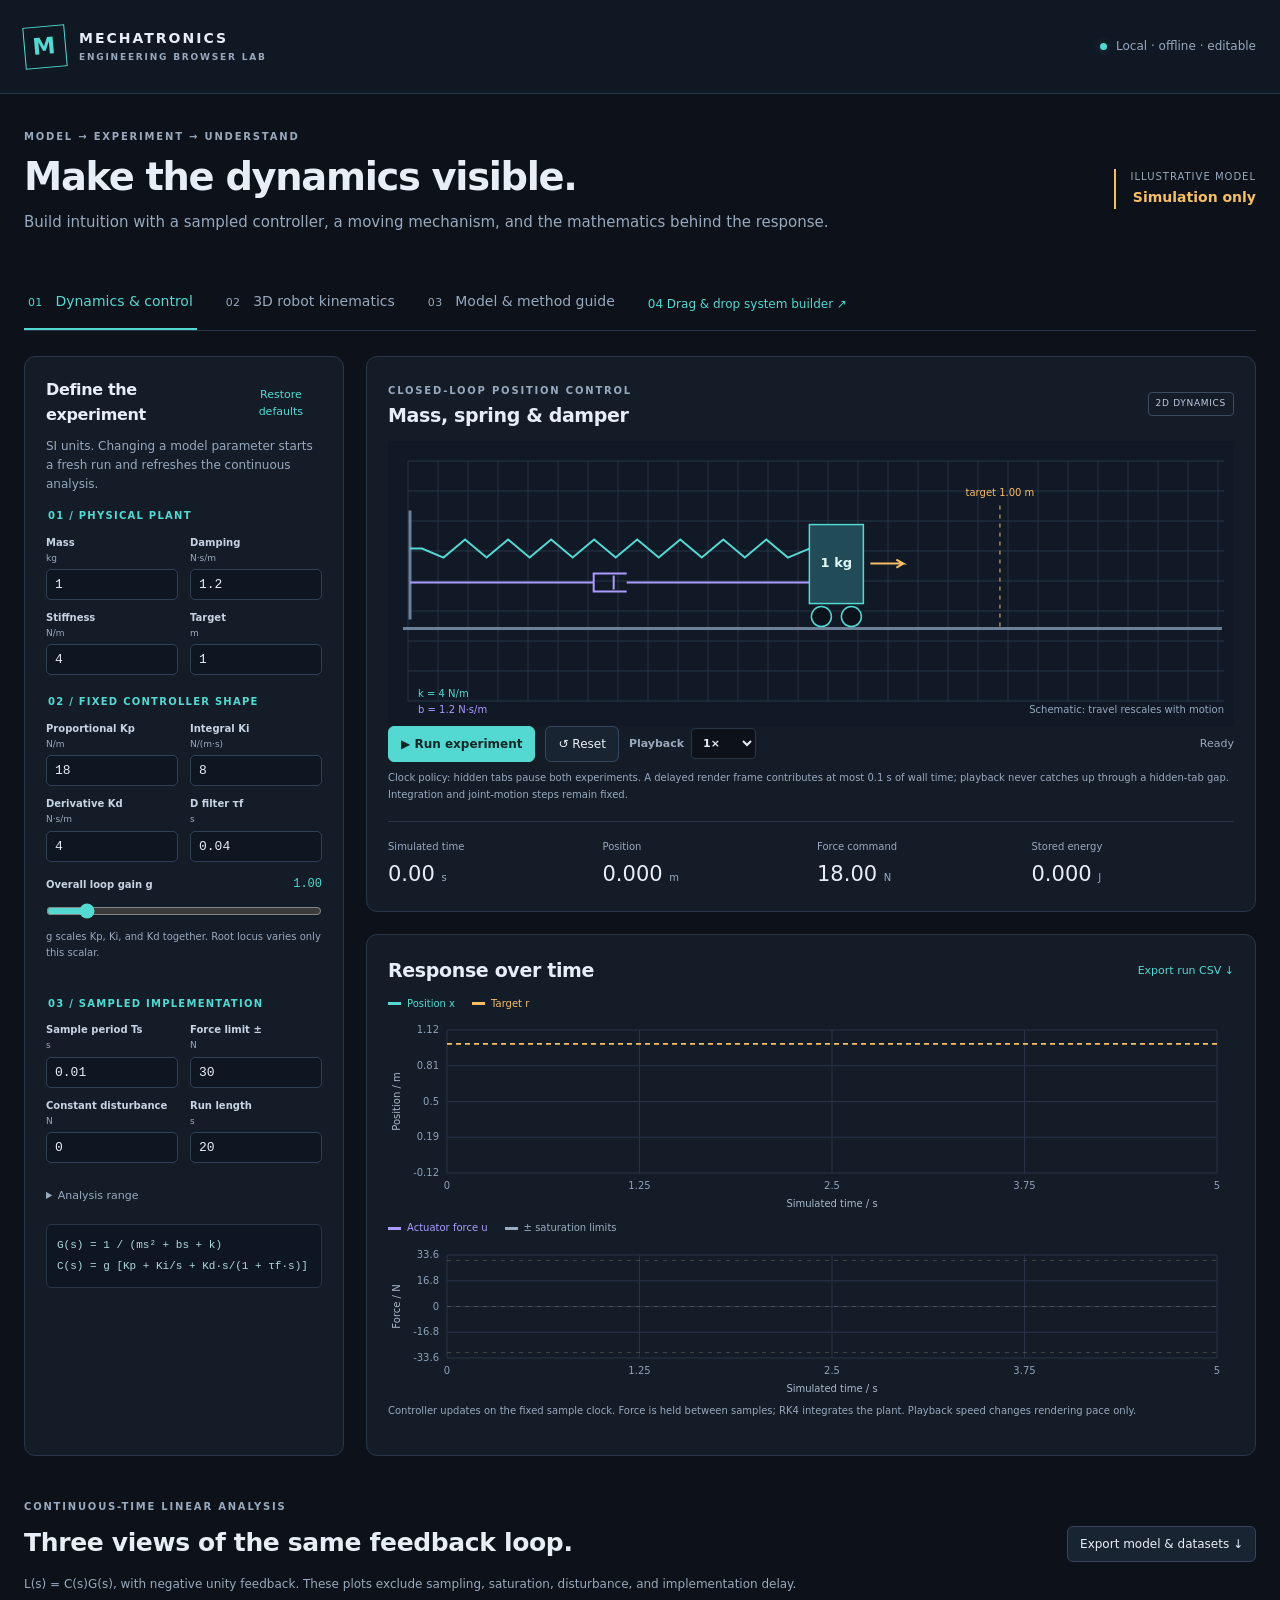
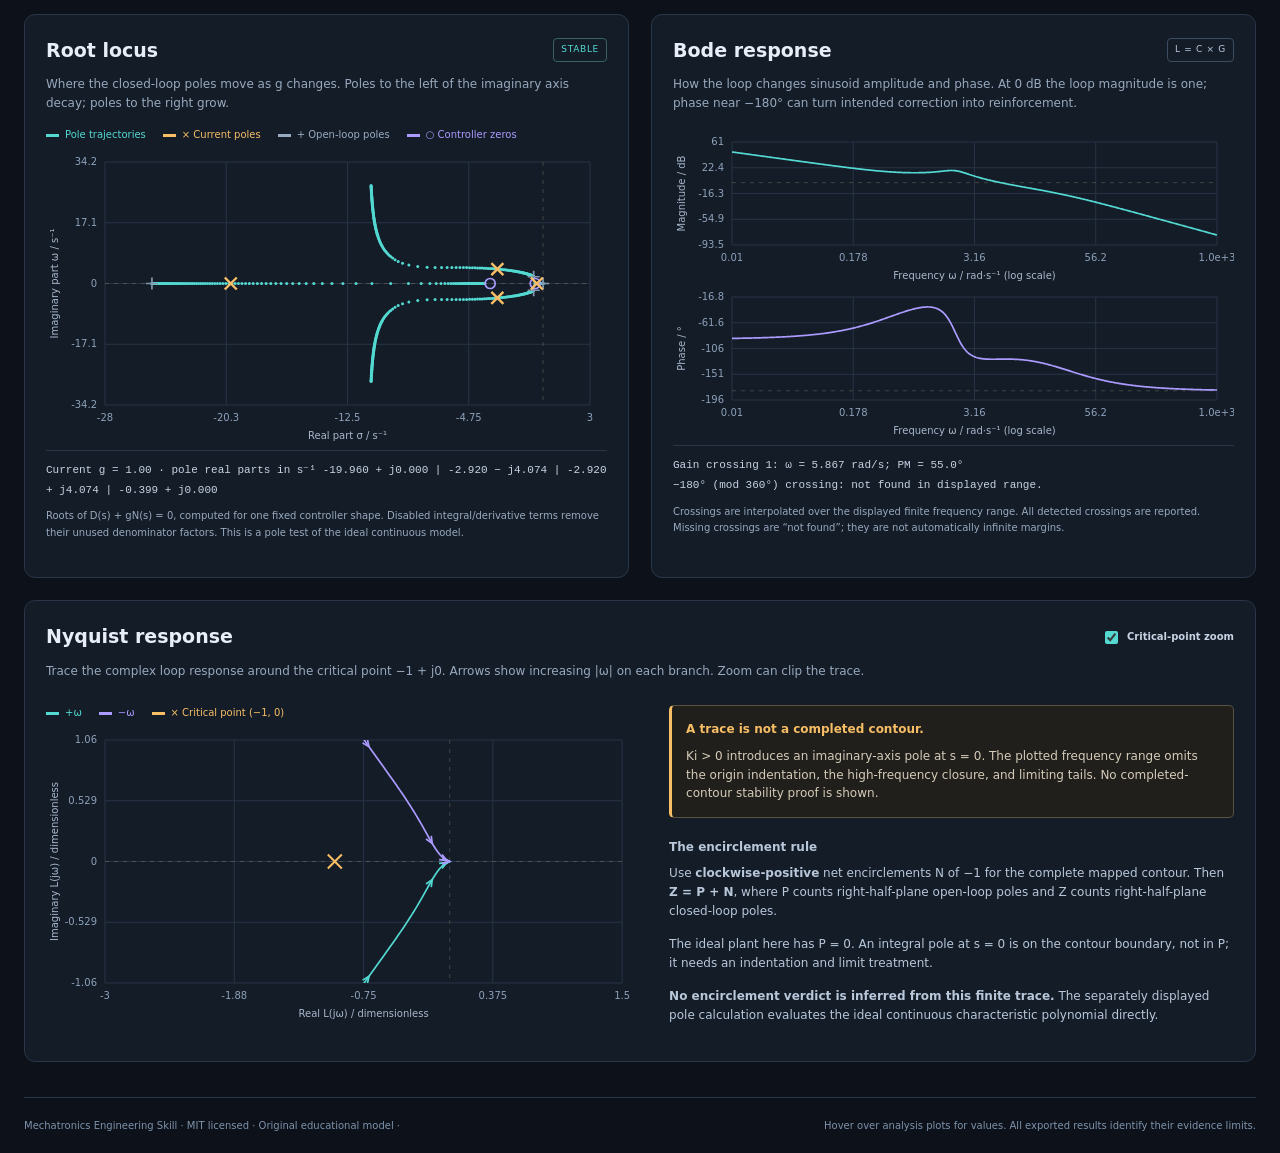
<file: skills/mechatronics-engineering/assets/browser-lab/index.html>
<!doctype html>
<html lang="en">
<head><meta charset="utf-8"><meta name="viewport" content="width=device-width,initial-scale=1"><title>Mechatronics · Browser Lab</title><link rel="stylesheet" href="style.css"></head>
<body>
<header><div class="brand"><span class="brand-icon" aria-hidden="true">M</span><div><strong>MECHATRONICS</strong><span class="eyebrow">ENGINEERING BROWSER LAB</span></div></div><div class="header-note"><span class="status-dot"></span> Local · offline · editable</div></header>
<main>
  <section class="intro"><div><div class="eyebrow">MODEL → EXPERIMENT → UNDERSTAND</div><h1>Make the dynamics visible.</h1><p>Build intuition with a sampled controller, a moving mechanism, and the mathematics behind the response.</p></div><span class="evidence-badge">ILLUSTRATIVE MODEL<br><strong>Simulation only</strong></span></section>
  <nav class="tabs" aria-label="Laboratory views"><button class="tab active" data-tab="dynamics" aria-selected="true">01 <span>Dynamics & control</span></button><button class="tab" data-tab="arm" aria-selected="false">02 <span>3D robot kinematics</span></button><button class="tab" data-tab="guide" aria-selected="false">03 <span>Model & method guide</span></button><a class="builder-link" href="builder.html">04 <span>Drag &amp; drop system builder ↗</span></a></nav>
  <div id="error" role="alert" hidden></div>
  <section id="dynamics" class="tab-panel active">
    <div class="lab-layout">
      <aside class="panel controls"><div class="panel-heading"><h2>Define the experiment</h2><button id="defaults" class="text-button">Restore defaults</button></div><p class="small muted">SI units. Changing a model parameter starts a fresh run and refreshes the continuous analysis.</p>
        <form id="parameters">
          <fieldset><legend>01 / Physical plant</legend><div class="field-grid">
            <label>Mass <span>kg</span><input name="m" type="number" min="0.02" max="1000" step="any" value="1"></label>
            <label>Damping <span>N·s/m</span><input name="b" type="number" min="0.001" max="100" step="any" value="1.2"></label>
            <label>Stiffness <span>N/m</span><input name="k" type="number" min="0.001" max="1000" step="any" value="4"></label>
            <label>Target <span>m</span><input name="target" type="number" min="-10" max="10" step="any" value="1"></label>
          </div></fieldset>
          <fieldset><legend>02 / Fixed controller shape</legend><div class="field-grid">
            <label>Proportional Kp <span>N/m</span><input name="kp" type="number" min="0" max="10000" step="any" value="18"></label>
            <label>Integral Ki <span>N/(m·s)</span><input name="ki" type="number" min="0" max="10000" step="any" value="8"></label>
            <label>Derivative Kd <span>N·s/m</span><input name="kd" type="number" min="0" max="1000" step="any" value="4"></label>
            <label>D filter τf <span>s</span><input name="tf" type="number" min="0.001" max="10" step="any" value="0.04"></label>
          </div><label class="gain-label">Overall loop gain g <output id="gain-value">1.00</output><input name="g" type="range" min="0" max="8" step="0.05" value="1"></label><p class="micro muted">g scales Kp, Ki, and Kd together. Root locus varies only this scalar.</p></fieldset>
          <fieldset><legend>03 / Sampled implementation</legend><div class="field-grid">
            <label>Sample period Ts <span>s</span><input name="ts" type="number" min="0.001" max="0.2" step="any" value="0.01"></label>
            <label>Force limit ± <span>N</span><input name="limit" type="number" min="0.01" max="10000" step="any" value="30"></label>
            <label>Constant disturbance <span>N</span><input name="disturbance" type="number" min="-1000" max="1000" step="any" value="0"></label>
            <label>Run length <span>s</span><input name="duration" type="number" min="1" max="120" step="any" value="20"></label>
          </div></fieldset>
          <details><summary>Analysis range</summary><div class="field-grid"><label>Min log₁₀ ω<input name="logMin" type="number" min="-5" max="5" step="any" value="-2"></label><label>Max log₁₀ ω<input name="logMax" type="number" min="-4" max="6" step="any" value="3"></label><label>Locus maximum g<input name="locusMax" type="number" min="0.1" max="1000" step="any" value="8"></label></div></details>
        </form>
        <div class="model-equation">G(s) = 1 / (ms² + bs + k)<br>C(s) = g [Kp + Ki/s + Kd·s/(1 + τf·s)]</div>
      </aside>
      <div class="workspace">
        <section class="panel motion-panel"><div class="panel-heading"><div><span class="eyebrow">CLOSED-LOOP POSITION CONTROL</span><h2>Mass, spring & damper</h2></div><span class="chip">2D DYNAMICS</span></div>
          <canvas id="mechanism" class="mechanism" aria-label="Animated mass attached to a spring and damper; numerical position is also shown below"></canvas>
          <div class="run-controls"><button id="play" class="primary">▶ Run experiment</button><button id="reset">↺ Reset</button><label class="speed-label">Playback <select id="speed"><option value="0.5">0.5×</option><option value="1" selected>1×</option><option value="2">2×</option><option value="5">5×</option></select></label><span id="run-status" role="status">Ready</span></div>
          <p class="micro muted">Clock policy: hidden tabs pause both experiments. A delayed render frame contributes at most 0.1 s of wall time; playback never catches up through a hidden-tab gap. Integration and joint-motion steps remain fixed.</p><div class="metrics"><div><span>Simulated time</span><strong id="time">0.00 <small>s</small></strong></div><div><span>Position</span><strong id="position">0.000 <small>m</small></strong></div><div><span>Force command</span><strong id="force">18.00 <small>N</small></strong></div><div><span>Stored energy</span><strong id="energy">0.000 <small>J</small></strong></div></div>
        </section>
        <section class="panel"><div class="panel-heading"><h2>Response over time</h2><button id="export-csv" class="text-button">Export run CSV ↓</button></div><div class="legend"><span class="cyan">Position x</span><span class="amber">Target r</span></div><canvas id="time-chart" class="plot" aria-label="Position and target versus simulated time"></canvas><div class="legend"><span class="violet">Actuator force u</span><span class="gray">± saturation limits</span></div><canvas id="force-chart" class="plot short" aria-label="Actuator force versus simulated time"></canvas><p class="micro muted">Controller updates on the fixed sample clock. Force is held between samples; RK4 integrates the plant. Playback speed changes rendering pace only.</p></section>
      </div>
    </div>
    <section class="analysis-heading"><div><span class="eyebrow">CONTINUOUS-TIME LINEAR ANALYSIS</span><h2>Three views of the same feedback loop.</h2><p>L(s) = C(s)G(s), with negative unity feedback. These plots exclude sampling, saturation, disturbance, and implementation delay.</p></div><button id="export-json">Export model & datasets ↓</button></section>
    <div class="analysis-grid">
      <section class="panel"><div class="panel-heading"><h3>Root locus</h3><span id="pole-status" class="chip"></span></div><p class="small muted">Where the closed-loop poles move as g changes. Poles to the left of the imaginary axis decay; poles to the right grow.</p><div class="legend"><span class="cyan">Pole trajectories</span><span class="amber">× Current poles</span><span class="gray">+ Open-loop poles</span><span class="violet">○ Controller zeros</span></div><canvas id="root-chart" class="plot tall" aria-label="Root locus: pole real part against imaginary part"></canvas><div id="pole-summary" class="data-note"></div><p class="micro muted">Roots of D(s) + gN(s) = 0, computed for one fixed controller shape. Disabled integral/derivative terms remove their unused denominator factors. This is a pole test of the ideal continuous model.</p></section>
      <section class="panel"><div class="panel-heading"><h3>Bode response</h3><span class="chip">L = C × G</span></div><p class="small muted">How the loop changes sinusoid amplitude and phase. At 0 dB the loop magnitude is one; phase near −180° can turn intended correction into reinforcement.</p><canvas id="bode-mag" class="plot short" aria-label="Loop magnitude in decibels versus frequency"></canvas><canvas id="bode-phase" class="plot short" aria-label="Unwrapped loop phase in degrees versus frequency"></canvas><div id="margin-summary" class="data-note"></div><p class="micro muted">Crossings are interpolated over the displayed finite frequency range. All detected crossings are reported. Missing crossings are “not found”; they are not automatically infinite margins.</p></section>
      <section class="panel nyquist-panel"><div class="panel-heading"><h3>Nyquist response</h3><label class="check-label"><input type="checkbox" id="nyquist-focus" checked> Critical-point zoom</label></div><p class="small muted">Trace the complex loop response around the critical point −1 + j0. Arrows show increasing |ω| on each branch. Zoom can clip the trace.</p><div class="nyquist-grid"><div><div class="legend"><span class="cyan">+ω</span><span class="violet">−ω</span><span class="amber">× Critical point (−1, 0)</span></div><canvas id="nyquist-chart" class="plot tall" aria-label="Finite frequency Nyquist trace in the complex loop plane"></canvas></div><div class="nyquist-notes"><div class="callout"><strong>A trace is not a completed contour.</strong><p id="nyquist-warning"></p></div><h4>The encirclement rule</h4><p>Use <strong>clockwise-positive</strong> net encirclements N of −1 for the complete mapped contour. Then <strong>Z = P + N</strong>, where P counts right-half-plane open-loop poles and Z counts right-half-plane closed-loop poles.</p><p>The ideal plant here has P = 0. An integral pole at s = 0 is on the contour boundary, not in P; it needs an indentation and limit treatment.</p><p><strong>No encirclement verdict is inferred from this finite trace.</strong> The separately displayed pole calculation evaluates the ideal continuous characteristic polynomial directly.</p></div></div></section>
    </div>
  </section>
  <section id="arm" class="tab-panel"><div class="arm-layout"><aside class="panel controls"><span class="eyebrow">FORWARD KINEMATICS</span><h2>Build a three-joint arm</h2><p class="small muted">A base yaw and two pitch joints. Link lengths and joint angles determine the tool position in a right-handed world: Z up, X/Y across the floor.</p><form id="arm-parameters"><label>Base yaw <output data-value="yaw">25°</output><input name="yaw" type="range" min="-180" max="180" step="1" value="25"></label><label>Shoulder pitch <output data-value="shoulder">30°</output><input name="shoulder" type="range" min="-90" max="120" step="1" value="30"></label><label>Elbow relative pitch <output data-value="elbow">−55°</output><input name="elbow" type="range" min="-150" max="150" step="1" value="-55"></label><div class="field-grid"><label>Upper link L1 <span>m</span><input name="l1" type="number" min="0.1" max="3" step="any" value="1.2"></label><label>Forearm L2 <span>m</span><input name="l2" type="number" min="0.1" max="3" step="any" value="0.9"></label><label>Base height <span>m</span><input name="base" type="number" min="0.05" max="2" step="any" value="0.25"></label></div></form><button id="arm-motion" class="primary">▶ Demonstrate joint motion</button><button id="arm-camera">Reset camera</button><div class="callout"><strong>Kinematic visualization</strong><p>This computes geometry, not rigid-body dynamics. It does not model joint torque, gravity response, inertia, collision, actuator limits, structural load, or a validated robot trajectory.</p></div></aside><section class="panel arm-scene"><div class="panel-heading"><div><span class="eyebrow">PERSPECTIVE PROJECTION · ORBIT CAMERA</span><h2>Robot workspace</h2></div><span class="chip">3D GEOMETRY</span></div><canvas id="arm-canvas" tabindex="0" aria-label="Three-dimensional projected robot arm. Drag or use arrow keys to orbit the camera; scroll or use plus/minus to zoom."></canvas><p class="small muted">Drag to orbit · scroll to zoom · arrow keys / + / − when focused. Touch: drag to orbit; use the zoom buttons.</p><div class="run-controls"><button id="zoom-in" aria-label="Zoom in">Zoom +</button><button id="zoom-out" aria-label="Zoom out">Zoom −</button><span class="legend"><span class="red">X</span><span class="green">Y</span><span class="cyan">Z</span></span></div><div class="metrics"><div><span>Tool X</span><strong id="tool-x"></strong></div><div><span>Tool Y</span><strong id="tool-y"></strong></div><div><span>Tool Z</span><strong id="tool-z"></strong></div><div><span>Joint-motion clock</span><strong id="arm-time">0.00 <small>s</small></strong></div></div><canvas id="arm-chart" class="plot short" aria-label="Tool position X Y Z over the illustrative joint-motion clock"></canvas><div class="legend"><span class="red">Tool X / m</span><span class="green">Tool Y / m</span><span class="cyan">Tool Z / m</span></div><div class="run-controls"><button id="export-arm" class="text-button">Export arm geometry & path JSON ↓</button><button id="export-usd-pose">Export current pose .usda ↓</button><button id="export-usd-animation" disabled>Export recorded animation .usda ↓</button></div><p class="small muted">OpenUSD export: metre units, Z-up, named joint transforms, and visual geometry. Animation exports the recorded joint angles at 60 time codes/s and a static tool-path curve; viewers interpolate between samples. Run the joint demonstration to record samples. No rigid-body physics, collisions, inertia, or controller execution is exported.</p></section></div></section>
  <section id="guide" class="tab-panel"><div class="guide-grid"><section class="panel"><span class="eyebrow">START HERE</span><h2>A useful first experiment</h2><ol><li>Run the defaults and watch the mass approach the target.</li><li>Set Ki to zero. The proportional controller needs position error to produce the spring’s holding force; the final position stays below the target.</li><li>Restore Ki. Integral action can supply that holding force after the position error has reduced.</li><li>Reduce the force limit to 2 N. For a 1 m target and 4 N/m spring, the required 4 N exceeds the actuator limit. Tuning cannot overcome missing force.</li><li>Increase Ts to 0.2 s. The sampled implementation changes, while the continuous plots stay the same. That gap is why digital stability needs its own analysis.</li><li>Adjust g and compare the poles, time response, and frequency response. Then vary mass or stiffness to test model sensitivity.</li></ol></section><section class="panel"><span class="eyebrow">WHAT THE MODEL MEANS</span><h2>Equations and assumptions</h2><p><code>m·ẍ + b·ẋ + k·x = u + d</code></p><p>The plant is one linear translational degree of freedom, an ideal spring, and viscous damping. Initial position and velocity are zero. Disturbance d is a constant force applied from t = 0.</p><p>The time controller uses <code>u = clip(g[Kp(r−x) + I − Kd·v̂], ±Fmax)</code>. Integral update is conditional: it freezes when the error would drive an already saturated actuator further into saturation. The derivative estimate uses an exponential low-pass filter on sampled position differences.</p><p>The continuous derivative-on-measurement architecture has the same characteristic feedback denominator as C(s) above, but a different setpoint numerator from derivative-on-error. The Bode plot is the feedback loop L, not the setpoint transfer function.</p><p>Stored energy is <code>½mv² + ½kx²</code>. Its rate is <code>(u+d)v − bv²</code>: the controller and disturbance can add energy, and damping dissipates it.</p></section><section class="panel"><span class="eyebrow">NUMERICAL EVIDENCE</span><h2>What you can conclude</h2><p>The core computes polynomial roots, complex frequency response, sampled controller updates, RK4 motion, and 3D forward kinematics. The render loop consumes a separate simulated clock. Frame rate and playback speed do not define the integration step.</p><p>Time data are logged at controller sample instants; chart drawing may decimate only the display. Exports contain the complete logged run. Plot hover shows a nearby computed sample, not an exact analytic point. Margins are finite-grid estimates and root locations have floating-point numerical error.</p><p>Run stops at the requested duration (rounded up to the next sample). Extreme excursions stop the numerical experiment. A stable continuous pole result does not validate the sampled or saturated implementation.</p><p>These are illustrative model results. No physical system, material selection, manufacturing process, safety function, sensor chain, or hardware controller has been commissioned by this page.</p></section><section class="panel"><span class="eyebrow">EXTEND THE LAB</span><h2>Turn a problem into a model</h2><ol><li>State the measured output, command, units, operating envelope, and acceptance criteria.</li><li>Replace the plant derivatives in <code>math.js</code> with traceable equations and parameters. Add the new states to the export schema.</li><li>Write conservation, equilibrium, limiting-case, convergence, and known-solution checks before using the model for decisions.</li><li>Keep the simulation clock independent of rendering. Add sample timing, saturation, noise, delays, and actuator dynamics explicitly when needed.</li><li>For 3D dynamics, introduce mass and inertia tensors, joint forces, constraints, contacts, and a suitable solver. Changing geometry alone does not add dynamics.</li><li>Compare predictions against measured data, document differences, and validate the intended operating range.</li></ol><p class="small muted">Open <code>index.html</code> directly; no server, installation, network request, or CDN is required. Source: <code>math.js</code>, <code>usd.js</code>, <code>app.js</code>, and <code>style.css</code>.</p></section></div></section>
  <footer>Mechatronics Engineering Skill · MIT licensed · Original educational model · <span>Hover over analysis plots for values. All exported results identify their evidence limits.</span></footer>
</main><div id="tooltip" role="status" hidden></div><script src="math.js"></script><script src="usd.js"></script><script src="app.js"></script>
</body></html>
</file>
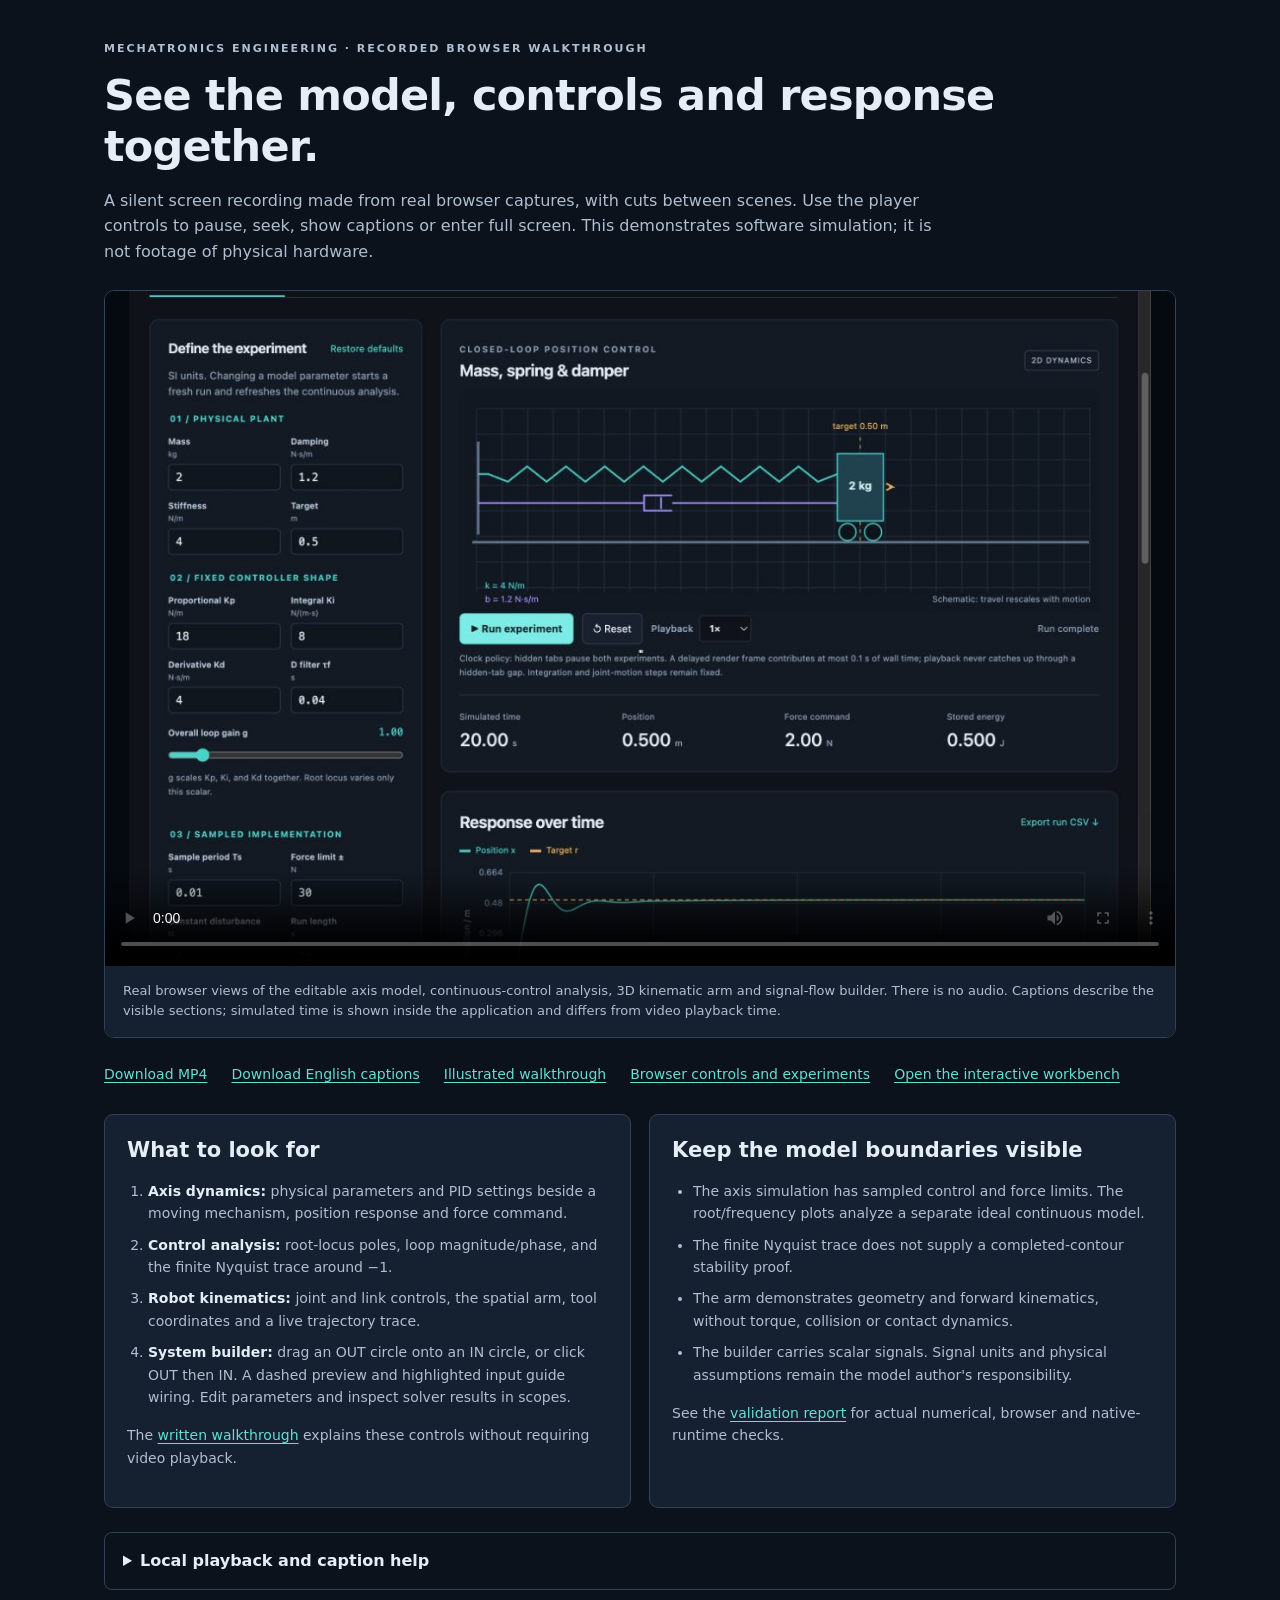
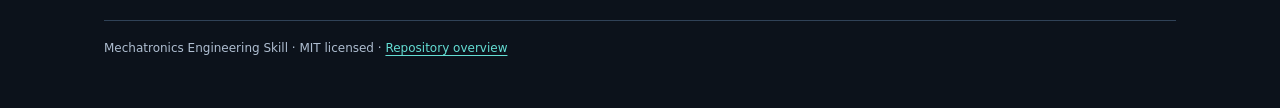
<file: docs/watch-workbench.html>
<!doctype html>
<html lang="en">
<head>
  <meta charset="utf-8">
  <meta name="viewport" content="width=device-width, initial-scale=1">
  <title>Mechatronics workbench — recorded walkthrough</title>
  <style>
    :root{color-scheme:dark;--bg:#0c121b;--panel:#152130;--line:#304257;--text:#e5edf7;--muted:#afbed1;--teal:#64ded4}
    *{box-sizing:border-box}body{margin:0;background:var(--bg);color:var(--text);font:16px/1.6 system-ui,-apple-system,BlinkMacSystemFont,"Segoe UI",sans-serif}main{max-width:1120px;margin:auto;padding:34px 24px 50px}a{color:var(--teal);text-underline-offset:3px}a:focus-visible,video:focus-visible,summary:focus-visible{outline:3px solid var(--teal);outline-offset:4px}.eyebrow{font-size:11px;font-weight:650;letter-spacing:2px;color:var(--muted)}h1{font-size:clamp(27px,4vw,43px);line-height:1.2;letter-spacing:-.8px;margin:10px 0 15px}h2{font-size:21px;line-height:1.3;margin:0 0 12px}p{margin:9px 0 16px}.lede{max-width:850px;color:var(--muted)}.player{margin:25px 0;background:#050a10;border:1px solid var(--line);border-radius:10px;overflow:hidden}video{display:block;width:100%;max-height:75vh;background:#050a10}figcaption{padding:15px 18px;background:var(--panel);font-size:13px;color:var(--muted)}.links{display:flex;flex-wrap:wrap;gap:10px 24px;margin:18px 0 24px;font-size:14px}.notice{padding:12px 16px;background:#342b1d;border-left:3px solid #e6b86e;color:#f0d3a5;border-radius:4px}.grid{display:grid;grid-template-columns:1fr 1fr;gap:18px;margin-top:28px}.card{background:var(--panel);border:1px solid var(--line);padding:22px;border-radius:9px}.card p,.card li{color:var(--muted);font-size:14px}.card ul,.card ol{padding-left:21px}.card li{margin-bottom:9px}.card li strong{color:var(--text)}details{margin-top:24px;border:1px solid var(--line);border-radius:8px;padding:15px 18px}summary{cursor:pointer;font-weight:650}code{font:13px/1.6 ui-monospace,SFMono-Regular,Consolas,monospace}pre{overflow:auto;white-space:pre;background:#08111d;padding:13px;border-radius:5px}footer{border-top:1px solid var(--line);padding-top:18px;margin-top:30px;color:var(--muted);font-size:12px}@media(max-width:650px){main{padding:23px 14px 35px}.grid{grid-template-columns:1fr}.card{padding:18px}figcaption{padding:12px}.links{gap:9px 18px}.lede{font-size:14px}}
  </style>
</head>
<body>
<main>
  <span class="eyebrow">MECHATRONICS ENGINEERING · RECORDED BROWSER WALKTHROUGH</span>
  <h1>See the model, controls and response together.</h1>
  <p class="lede">A silent screen recording made from real browser captures, with cuts between scenes. Use the player controls to pause, seek, show captions or enter full screen. This demonstrates software simulation; it is not footage of physical hardware.</p>
  <figure class="player">
    <video id="workbench-video" controls playsinline preload="metadata" poster="media/workbench-dynamics.jpg" aria-label="Recorded demonstration of the mechatronics browser workbench" aria-describedby="video-description">
      <source src="media/browser-workbench-demo.mp4" type="video/mp4">
      <track id="description-track" kind="captions" src="media/browser-workbench-demo.vtt" srclang="en" label="English visual descriptions" default>
      Your browser could not display this video. <a href="media/browser-workbench-demo.mp4">Download the MP4 recording</a> or <a href="WALKTHROUGH.md">read the illustrated walkthrough</a>.
    </video>
    <figcaption id="video-description">Real browser views of the editable axis model, continuous-control analysis, 3D kinematic arm and signal-flow builder. There is no audio. Captions describe the visible sections; simulated time is shown inside the application and differs from video playback time.</figcaption>
  </figure>
  <p id="media-status" class="notice" role="status" hidden></p>
  <nav class="links" aria-label="Recording and help links">
    <a href="media/browser-workbench-demo.mp4" download>Download MP4</a>
    <a href="media/browser-workbench-demo.vtt" download>Download English captions</a>
    <a href="WALKTHROUGH.md">Illustrated walkthrough</a>
    <a href="BROWSER-SIMULATION.md">Browser controls and experiments</a>
    <a href="../skills/mechatronics-engineering/assets/browser-lab/index.html">Open the interactive workbench</a>
  </nav>
  <div class="grid">
    <section class="card" aria-labelledby="scenes-title">
      <h2 id="scenes-title">What to look for</h2>
      <ol>
        <li><strong>Axis dynamics:</strong> physical parameters and PID settings beside a moving mechanism, position response and force command.</li>
        <li><strong>Control analysis:</strong> root-locus poles, loop magnitude/phase, and the finite Nyquist trace around −1.</li>
        <li><strong>Robot kinematics:</strong> joint and link controls, the spatial arm, tool coordinates and a live trajectory trace.</li>
        <li><strong>System builder:</strong> drag an OUT circle onto an IN circle, or click OUT then IN. A dashed preview and highlighted input guide wiring. Edit parameters and inspect solver results in scopes.</li>
      </ol>
      <p>The <a href="WALKTHROUGH.md">written walkthrough</a> explains these controls without requiring video playback.</p>
    </section>
    <section class="card" aria-labelledby="limits-title">
      <h2 id="limits-title">Keep the model boundaries visible</h2>
      <ul>
        <li>The axis simulation has sampled control and force limits. The root/frequency plots analyze a separate ideal continuous model.</li>
        <li>The finite Nyquist trace does not supply a completed-contour stability proof.</li>
        <li>The arm demonstrates geometry and forward kinematics, without torque, collision or contact dynamics.</li>
        <li>The builder carries scalar signals. Signal units and physical assumptions remain the model author's responsibility.</li>
      </ul>
      <p>See the <a href="../validation/REPORT.md">validation report</a> for actual numerical, browser and native-runtime checks.</p>
    </section>
  </div>
  <details>
    <summary>Local playback and caption help</summary>
    <p>Keep this HTML file in <code>docs/</code> with the sibling <code>media/</code> directory. GitHub may show the player source or an MP4 download instead of running this page; clone or download the files first.</p>
    <p>If your browser restricts captions when opening a local file directly, serve only this documentation directory on loopback. From the repository root:</p>
    <pre><code>python3 -m http.server 8766 --bind 127.0.0.1 --directory docs</code></pre>
    <p>Then open <a href="http://127.0.0.1:8766/watch-workbench.html">http://127.0.0.1:8766/watch-workbench.html</a>. Stop the local server when finished. The page has no CDN, remote font, analytics or upload service; its video and captions are repository files.</p>
  </details>
  <footer>Mechatronics Engineering Skill · MIT licensed · <a href="../README.md">Repository overview</a></footer>
</main>
<script>
  (function(){
    const status=document.getElementById('media-status');
    document.getElementById('description-track').addEventListener('error',function(){status.textContent='Captions could not be loaded. Read the illustrated walkthrough, or use the local loopback-server instructions below if your browser restricts local-file caption access.';status.hidden=false;});
    document.getElementById('workbench-video').addEventListener('error',function(){status.textContent='The recording could not be opened. Check that docs/media/browser-workbench-demo.mp4 is present, try the direct download link, or read the illustrated walkthrough.';status.hidden=false;});
  }());
</script>
</body>
</html>
</file>
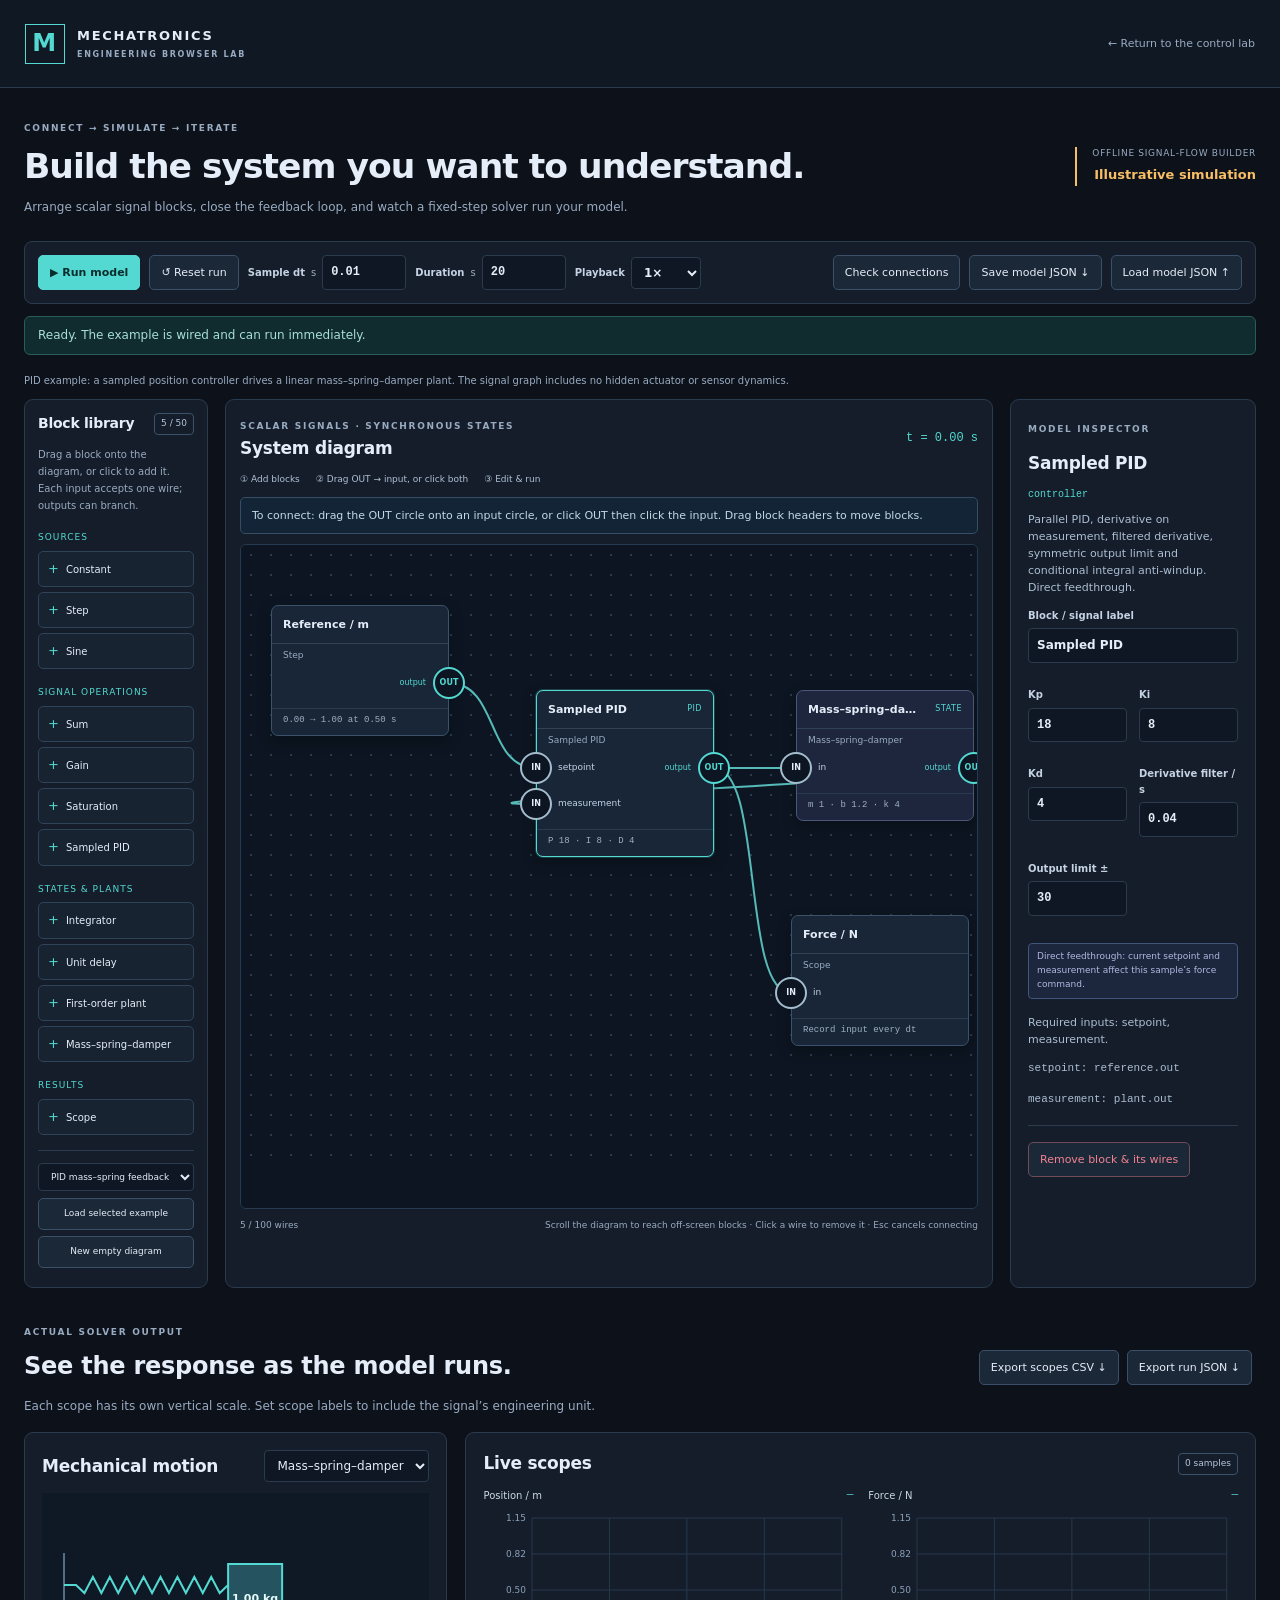
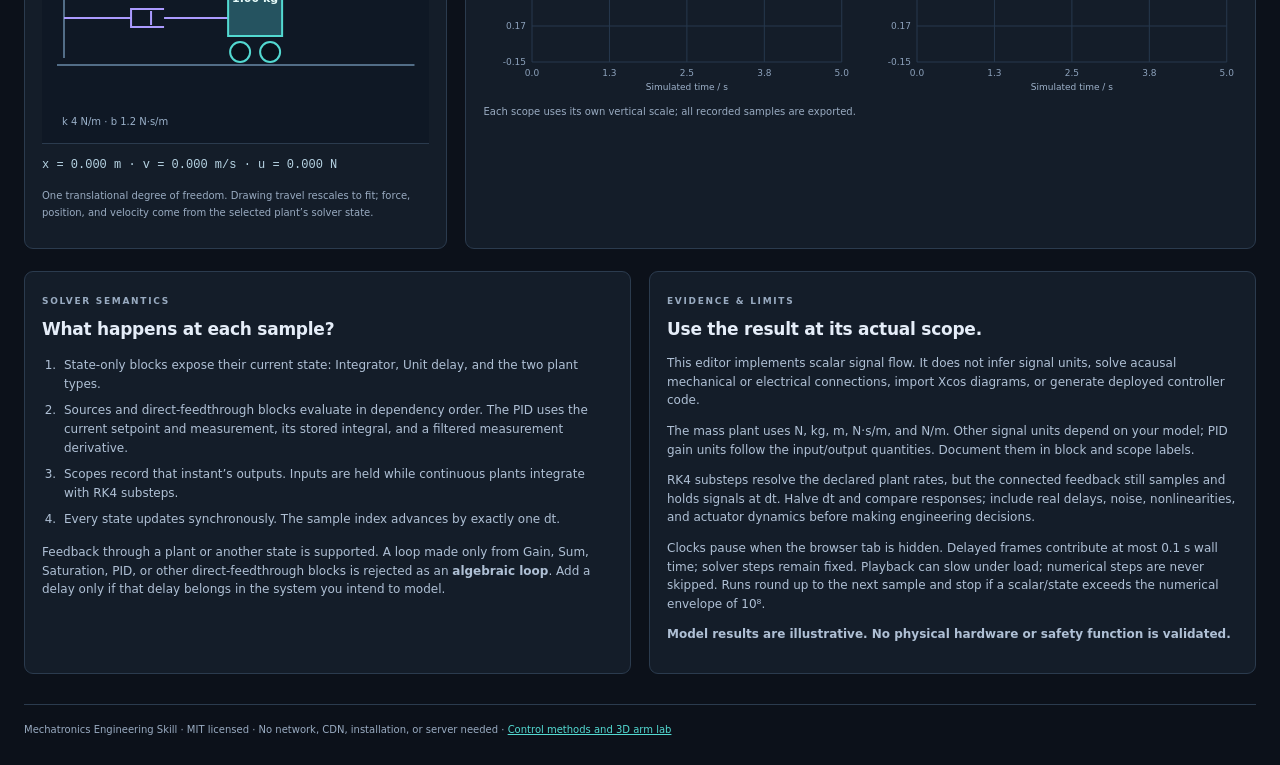
<file: skills/mechatronics-engineering/assets/browser-lab/builder.html>
<!doctype html>
<html lang="en"><head><meta charset="utf-8"><meta name="viewport" content="width=device-width,initial-scale=1"><title>Mechatronics · Block Builder</title><link rel="stylesheet" href="builder.css"></head><body>
<header><a class="brand" href="index.html"><span class="brand-mark">M</span><span>MECHATRONICS<small>ENGINEERING BROWSER LAB</small></span></a><a class="back" href="index.html">← Return to the control lab</a></header>
<main><section class="intro"><div><span class="eyebrow">CONNECT → SIMULATE → ITERATE</span><h1>Build the system you want to understand.</h1><p>Arrange scalar signal blocks, close the feedback loop, and watch a fixed-step solver run your model.</p></div><span class="badge">OFFLINE SIGNAL-FLOW BUILDER<br><strong>Illustrative simulation</strong></span></section>
<div class="toolbar"><button id="run" class="primary">▶ Run model</button><button id="reset-run">↺ Reset run</button><label>Sample dt <span>s</span><input id="dt" type="number" min="0.001" max="0.1" step="any" value="0.01"></label><label>Duration <span>s</span><input id="duration" type="number" min="0.1" max="60" step="any" value="20"></label><label>Playback<select id="speed"><option value="0.5">0.5×</option><option value="1" selected>1×</option><option value="2">2×</option><option value="5">5×</option></select></label><div class="toolbar-spacer"></div><button id="validate">Check connections</button><button id="save-model">Save model JSON ↓</button><button id="load-model">Load model JSON ↑</button><input id="model-file" type="file" accept=".json,application/json" hidden></div>
<div id="status" class="status" role="status">Ready. The example is wired and can run immediately.</div><p id="preset-note" class="micro muted">PID example: a sampled position controller drives a linear mass–spring–damper plant. The signal graph includes no hidden actuator or sensor dynamics.</p>
<div class="editor-grid"><aside class="panel palette"><div class="panel-heading"><h2>Block library</h2><span class="chip" id="node-count">5 / 50</span></div><p class="micro muted">Drag a block onto the diagram, or click to add it. Each input accepts one wire; outputs can branch.</p><div id="palette"></div><div class="palette-actions"><select id="preset" aria-label="Example model"><option value="pid">PID mass–spring feedback</option><option value="thermal">Thermal heating</option><option value="tank">Linear fluid tank</option></select><button id="default-model">Load selected example</button><button id="clear-model">New empty diagram</button></div></aside>
<section class="panel diagram-panel"><div class="panel-heading"><div><span class="eyebrow">SCALAR SIGNALS · SYNCHRONOUS STATES</span><h2>System diagram</h2></div><span id="clock" class="clock">t = 0.00 s</span></div><div class="diagram-help"><span>① Add blocks</span><span>② Click <b>OUT</b>, then an input</span><span>③ Edit & run</span></div><div id="connection-status" class="connection-status" aria-live="polite">Select a block to inspect its parameters. Drag its header to move it.</div><div id="diagram-viewport"><div id="diagram-stage"><svg id="wires" aria-label="Signal connections"></svg><div id="nodes"></div></div></div><div class="diagram-footer"><span id="wire-count">5 wires</span><span>Scroll the diagram to reach off-screen blocks · Click a wire to remove it · Esc cancels connecting</span></div></section>
<aside class="panel inspector"><span class="eyebrow">MODEL INSPECTOR</span><div id="inspector"></div></aside></div>
<section class="results-heading"><div><span class="eyebrow">ACTUAL SOLVER OUTPUT</span><h2>See the response as the model runs.</h2><p>Each scope has its own vertical scale. Set scope labels to include the signal’s engineering unit.</p></div><div><button id="export-csv">Export scopes CSV ↓</button><button id="export-run">Export run JSON ↓</button></div></section>
<div class="results-grid"><section class="panel mechanical-panel"><div class="panel-heading"><h2>Mechanical motion</h2><select id="mechanical-select" aria-label="Mechanical plant to animate"></select></div><canvas id="mechanism" aria-label="Two-dimensional mass spring damper schematic animated from the selected plant solver state"></canvas><div id="mechanical-readout" class="mechanical-readout">Add a mass–spring–damper plant to animate its motion.</div><p class="micro muted">One translational degree of freedom. Drawing travel rescales to fit; force, position, and velocity come from the selected plant’s solver state.</p></section><section class="panel scope-panel"><div class="panel-heading"><h2>Live scopes</h2><span id="sample-count" class="chip">0 samples</span></div><div id="scopes"></div><p id="scope-note" class="micro muted">All recorded scope samples are included in exports.</p></section></div>
<section class="method-grid"><article class="panel"><span class="eyebrow">SOLVER SEMANTICS</span><h2>What happens at each sample?</h2><ol><li>State-only blocks expose their current state: Integrator, Unit delay, and the two plant types.</li><li>Sources and direct-feedthrough blocks evaluate in dependency order. The PID uses the current setpoint and measurement, its stored integral, and a filtered measurement derivative.</li><li>Scopes record that instant’s outputs. Inputs are held while continuous plants integrate with RK4 substeps.</li><li>Every state updates synchronously. The sample index advances by exactly one dt.</li></ol><p>Feedback through a plant or another state is supported. A loop made only from Gain, Sum, Saturation, PID, or other direct-feedthrough blocks is rejected as an <strong>algebraic loop</strong>. Add a delay only if that delay belongs in the system you intend to model.</p></article><article class="panel"><span class="eyebrow">EVIDENCE & LIMITS</span><h2>Use the result at its actual scope.</h2><p>This editor implements scalar signal flow. It does not infer signal units, solve acausal mechanical or electrical connections, import Xcos diagrams, or generate deployed controller code.</p><p>The mass plant uses N, kg, m, N·s/m, and N/m. Other signal units depend on your model; PID gain units follow the input/output quantities. Document them in block and scope labels.</p><p>RK4 substeps resolve the declared plant rates, but the connected feedback still samples and holds signals at dt. Halve dt and compare responses; include real delays, noise, nonlinearities, and actuator dynamics before making engineering decisions.</p><p>Clocks pause when the browser tab is hidden. Delayed frames contribute at most 0.1 s wall time; solver steps remain fixed. Playback can slow under load; numerical steps are never skipped. Runs round up to the next sample and stop if a scalar/state exceeds the numerical envelope of 10⁸.</p><p><strong>Model results are illustrative. No physical hardware or safety function is validated.</strong></p></article></section>
<footer>Mechatronics Engineering Skill · MIT licensed · No network, CDN, installation, or server needed · <a href="index.html">Control methods and 3D arm lab</a></footer>
</main><script src="block-engine.js"></script><script src="builder.js"></script></body></html>
</file>
<file: skills/mechatronics-engineering/assets/browser-lab/style.css>
:root{color-scheme:dark;--bg:#0c111a;--panel:#141c28;--raised:#192433;--line:#293647;--ink:#e8eef7;--muted:#98a9bd;--cyan:#53d9d1;--amber:#f7be66;--violet:#ab9bff;--red:#f18290;--green:#9ad89a}*{box-sizing:border-box}body{margin:0;background:var(--bg);color:var(--ink);font:15px/1.55 system-ui,-apple-system,BlinkMacSystemFont,"Segoe UI",sans-serif}header{height:94px;border-bottom:1px solid var(--line);padding:0 max(24px,calc((100vw - 1520px)/2));display:flex;align-items:center;justify-content:space-between;background:#101824}.brand{display:flex;gap:13px;align-items:center;letter-spacing:2px;font-size:14px}.brand-icon{display:grid;place-items:center;width:42px;height:42px;border:1px solid var(--cyan);color:var(--cyan);font-weight:800;font-size:23px;transform:rotate(-5deg)}.brand .eyebrow{display:block;font-size:9px;margin-top:2px}.eyebrow{color:var(--muted);font-weight:650;font-size:10px;letter-spacing:1.8px}.header-note{color:var(--muted);font-size:12px;display:flex;align-items:center;gap:9px}.status-dot{width:7px;height:7px;background:var(--cyan);border-radius:50%;box-shadow:0 0 10px #53d9d144}main{max-width:1568px;margin:auto;padding:35px 24px 20px}.intro{display:flex;align-items:center;justify-content:space-between;gap:24px;margin-bottom:30px}h1{font-size:clamp(28px,3vw,43px);line-height:1.13;letter-spacing:-1.3px;font-weight:650;margin:10px 0 13px}p{margin:8px 0 15px}.intro p,.analysis-heading p{color:var(--muted);max-width:840px}.evidence-badge{text-align:right;font-size:10px;color:var(--muted);letter-spacing:1px;white-space:nowrap;border-left:2px solid var(--amber);padding-left:15px}.evidence-badge strong{display:block;color:var(--amber);font-size:14px;letter-spacing:0;margin-top:3px}.tabs{display:flex;gap:25px;border-bottom:1px solid var(--line);margin-bottom:25px}.tab{border:0;border-radius:0;background:transparent;padding:12px 4px 15px;color:var(--muted);font-size:11px;letter-spacing:.3px;border-bottom:2px solid transparent}.tab span{margin-left:9px;font-size:14px;letter-spacing:0}.tab.active{color:var(--cyan);border-color:var(--cyan)}button,input,select{font:inherit}button{cursor:pointer;background:var(--raised);color:var(--ink);border:1px solid #35465c;border-radius:6px;padding:8px 12px;font-size:12px;transition:background .15s,border .15s}button:hover{background:#223246;border-color:#57708d}button:focus-visible,input:focus-visible,select:focus-visible,canvas:focus-visible,summary:focus-visible{outline:2px solid var(--cyan);outline-offset:3px}button.primary{background:var(--cyan);border-color:var(--cyan);color:#102728;font-weight:700}button.primary:hover{background:#88eee9}.text-button{border:0;background:transparent;color:var(--cyan);padding:3px 0;font-size:11px}.text-button:hover{background:transparent;color:#a0fffa}.tab-panel{display:none}.tab-panel.active{display:block}.lab-layout{display:grid;grid-template-columns:320px minmax(0,1fr);gap:22px}.panel{background:var(--panel);border:1px solid var(--line);border-radius:11px;padding:21px;min-width:0}.panel-heading{display:flex;align-items:center;justify-content:space-between;gap:14px;margin-bottom:10px}.panel-heading h2,.panel-heading h3{margin:0}h2{font-size:19px;letter-spacing:-.35px;margin:3px 0 12px;font-weight:650}h3{font-size:19px;margin:0 0 12px}h4{margin:20px 0 5px}.controls h2{font-size:16px}.small{font-size:12px}.micro{font-size:10px;line-height:1.65}.muted{color:var(--muted)}fieldset{border:0;margin:0 0 19px;padding:0}legend{font-size:10px;letter-spacing:1.25px;color:var(--cyan);margin-bottom:11px;text-transform:uppercase;font-weight:700}.field-grid{display:grid;grid-template-columns:1fr 1fr;gap:10px 12px}label{font-size:10px;font-weight:600;display:block;color:#c6d3e3;line-height:1.6}label>span{display:block;font-size:9px;color:var(--muted);font-weight:400}input[type=number]{display:block;width:100%;background:#0e1621;color:var(--ink);border:1px solid #314055;border-radius:5px;padding:7px 8px;margin-top:4px;font:13px ui-monospace,SFMono-Regular,Consolas,monospace}input[type=range]{width:100%;display:block;accent-color:var(--cyan);margin:10px 0}input[type=checkbox]{accent-color:var(--cyan)}input:invalid{border-color:var(--red)}output{float:right;color:var(--cyan);font:12px ui-monospace,SFMono-Regular,Consolas,monospace}.gain-label{margin-top:15px}details{margin:13px 0;font-size:11px}summary{cursor:pointer;color:var(--muted);padding:5px 0}details .field-grid{margin-top:12px}.model-equation{font:11px/1.9 ui-monospace,SFMono-Regular,Consolas,monospace;background:#0d1622;color:#b3d8df;border:1px solid var(--line);border-radius:6px;padding:10px;margin-top:15px;overflow-wrap:anywhere}.workspace{display:flex;flex-direction:column;gap:22px}.chip{font-size:9px;letter-spacing:.7px;white-space:nowrap;border:1px solid #3c4b5e;padding:4px 7px;border-radius:4px;color:#bbcce0}.chip.stable{color:var(--cyan);border-color:#386362}.chip.unstable{color:var(--red);border-color:#86515b}.mechanism{height:260px;width:100%;display:block}.run-controls{display:flex;align-items:center;gap:10px;flex-wrap:wrap}.speed-label{display:flex;align-items:center;gap:7px;color:var(--muted);font-size:11px}select{background:var(--bg);border:1px solid var(--line);border-radius:4px;color:var(--ink);font-size:11px;padding:7px}.run-controls #run-status{font-size:11px;color:var(--muted);margin-left:auto}.metrics{display:grid;grid-template-columns:repeat(4,1fr);margin-top:18px;padding-top:17px;border-top:1px solid var(--line);gap:12px}.metrics span{display:block;font-size:10px;color:var(--muted);margin-bottom:3px}.metrics strong{font-size:21px;font-weight:500;font-variant-numeric:tabular-nums;white-space:nowrap}.metrics small{font-size:10px;color:var(--muted)}.legend{display:flex;flex-wrap:wrap;gap:9px 17px;font-size:10px;color:var(--muted);margin:10px 0 4px}.legend span:before{content:"";display:inline-block;width:13px;height:3px;vertical-align:middle;margin-right:6px;background:currentColor}.cyan{color:var(--cyan)}.amber{color:var(--amber)}.violet{color:var(--violet)}.red{color:var(--red)}.green{color:var(--green)}.gray{color:#99abc1}.plot{display:block;width:100%;height:195px;touch-action:pan-y}.plot.short{height:155px}.plot.tall{height:295px}.analysis-heading{display:flex;justify-content:space-between;align-items:center;gap:25px;margin:38px 0 20px}.analysis-heading h2{font-size:25px;margin-top:7px}.analysis-heading p{font-size:12px;margin-bottom:0}.analysis-heading button{white-space:nowrap}.analysis-grid{display:grid;grid-template-columns:1fr 1fr;gap:22px}.nyquist-panel{grid-column:1/-1}.nyquist-grid{display:grid;grid-template-columns:1.05fr 1fr;gap:30px}.nyquist-notes{font-size:12px;color:#b8c7d9;padding-top:10px}.check-label{display:flex;gap:6px;align-items:center}.data-note{font:11px/1.8 ui-monospace,SFMono-Regular,Consolas,monospace;color:#c7d3e3;border-top:1px solid var(--line);margin-top:8px;padding-top:10px;overflow-wrap:anywhere}.callout{padding:14px;border:1px solid #5a5341;border-left:3px solid var(--amber);background:#211f1b;border-radius:5px;font-size:12px;margin-top:20px;color:#d4cbb9}.callout strong{color:var(--amber)}.callout p{margin-bottom:0}.nyquist-notes .callout{margin-top:0}.arm-layout{display:grid;grid-template-columns:310px minmax(0,1fr);gap:22px}#arm-parameters>label{margin:20px 0}#arm-motion,#arm-camera{margin-top:20px}#arm-canvas{width:100%;height:480px;display:block;touch-action:none;border:1px solid #223144;border-radius:7px;cursor:grab}.arm-scene>.small{margin-top:10px}.guide-grid{display:grid;grid-template-columns:1fr 1fr;gap:22px}.guide-grid p,.guide-grid li{font-size:13px;color:#bdcadd}.guide-grid ol{padding-left:20px}.guide-grid li{padding-left:5px;margin-bottom:12px}code{font:12px ui-monospace,SFMono-Regular,Consolas,monospace;color:#9fddd7}footer{font-size:10px;color:#7f93aa;border-top:1px solid var(--line);margin-top:35px;padding-top:20px;display:flex;justify-content:space-between;gap:20px}#error{background:#39222a;color:#ffb8c2;border:1px solid #985b69;padding:12px;margin:15px 0;border-radius:5px;font-size:13px}#tooltip{position:fixed;z-index:10;pointer-events:none;background:#08131ff5;border:1px solid #526b85;padding:9px 12px;border-radius:5px;font:11px/1.7 ui-monospace,SFMono-Regular,Consolas,monospace;box-shadow:0 5px 20px #0005;max-width:290px;white-space:pre-line}.plot:hover{cursor:crosshair}@media(min-width:1250px){.motion-panel .mechanism{height:285px}.workspace{justify-content:space-between}}@media(max-width:1000px){.lab-layout{grid-template-columns:275px minmax(0,1fr)}.panel{padding:16px}.metrics{grid-template-columns:repeat(2,1fr)}.nyquist-grid{grid-template-columns:1fr 1fr;gap:20px}.arm-layout{grid-template-columns:260px minmax(0,1fr)}}@media(max-width:760px){header{height:78px;padding:0 18px}.header-note{font-size:10px}.brand{font-size:11px}.brand-icon{width:34px;height:34px}main{padding:25px 14px}.intro{align-items:flex-start}.evidence-badge{font-size:8px}.evidence-badge strong{font-size:11px}.intro p{font-size:12px}.tabs{gap:8px;justify-content:space-between}.tab{font-size:9px;padding:10px 2px}.tab span{margin-left:4px;font-size:11px}.lab-layout,.arm-layout{grid-template-columns:1fr}.controls #parameters{display:grid;grid-template-columns:1fr 1fr;gap:10px 20px}.controls #parameters fieldset:last-of-type{grid-column:1/-1}.controls #parameters fieldset:last-of-type .field-grid{grid-template-columns:repeat(4,1fr)}.controls #parameters details{grid-column:1/-1}.analysis-grid,.guide-grid,.nyquist-grid{grid-template-columns:1fr}.analysis-heading{display:block}.analysis-heading button{margin-top:14px}.analysis-heading h2{font-size:23px}.nyquist-panel{grid-column:auto}.mechanism{height:235px}.metrics{grid-template-columns:repeat(4,1fr)}.metrics strong{font-size:18px}.metrics span{font-size:9px}.arm-layout .controls #arm-parameters{display:grid;grid-template-columns:1fr 1fr;gap:10px 20px}#arm-parameters>label{margin:8px 0}#arm-parameters .field-grid{grid-column:1/-1;grid-template-columns:repeat(3,1fr)}#arm-canvas{height:400px}footer{display:block}footer span{display:block;margin-top:6px}}@media(max-width:460px){.header-note{display:none}.intro{gap:15px}.intro h1{font-size:29px}.evidence-badge{display:none}.controls #parameters{display:block}.controls #parameters fieldset:last-of-type .field-grid{grid-template-columns:1fr 1fr}.metrics{grid-template-columns:1fr 1fr}.panel-heading{flex-wrap:wrap}.run-controls #run-status{margin-left:0}.tab span{font-size:10px}.plot.tall{height:260px}#arm-canvas{height:340px}}

button:disabled{opacity:.45;cursor:not-allowed}button:disabled:hover{background:var(--raised);border-color:#35465c}

.builder-link{align-self:center;color:var(--cyan);font-size:12px;text-decoration:none;padding:12px 4px}.builder-link:hover{text-decoration:underline}.tabs{flex-wrap:wrap}
</file>
<file: skills/mechatronics-engineering/assets/browser-lab/builder.css>
:root{color-scheme:dark;--bg:#0c111a;--panel:#141d29;--raised:#1b2838;--line:#2b3b4e;--text:#e5edf8;--muted:#99abc1;--teal:#53d9d1;--amber:#f7be66;--red:#f18290;--violet:#ab9bff}*{box-sizing:border-box}body{margin:0;background:var(--bg);color:var(--text);font:14px/1.55 system-ui,-apple-system,BlinkMacSystemFont,"Segoe UI",sans-serif}header{height:88px;padding:0 25px;border-bottom:1px solid var(--line);display:flex;align-items:center;justify-content:space-between;background:#101824}.brand{display:flex;align-items:center;gap:12px;color:var(--text);text-decoration:none;font-size:13px;font-weight:700;letter-spacing:1.7px}.brand-mark{display:grid;place-items:center;width:40px;height:40px;color:var(--teal);border:1px solid var(--teal);font-size:24px}.brand small{display:block;color:var(--muted);font-size:8px;margin-top:3px}.back{font-size:11px;color:var(--muted);text-decoration:none}a{color:var(--teal)}main{max-width:1820px;padding:28px 24px;margin:auto}.intro{display:flex;justify-content:space-between;align-items:center;gap:24px;margin-bottom:24px}.eyebrow{font-size:9px;letter-spacing:1.7px;color:var(--muted);font-weight:650}h1{font-size:clamp(25px,2.7vw,39px);line-height:1.18;letter-spacing:-1px;font-weight:650;margin:8px 0 12px}.intro p,.results-heading p{color:var(--muted);font-size:12px;margin:0}.badge{font-size:9px;letter-spacing:.7px;color:var(--muted);white-space:nowrap;padding-left:15px;border-left:2px solid var(--amber);text-align:right}.badge strong{color:var(--amber);display:block;font-size:13px;letter-spacing:0;margin-top:4px}button,input,select{font:inherit}button{padding:8px 11px;font-size:11px;color:var(--text);background:var(--raised);border:1px solid #3b5068;border-radius:5px;cursor:pointer}button:hover{background:#25394f;border-color:#607b98}button.primary{background:var(--teal);border-color:var(--teal);color:#092d2c;font-weight:750}button.danger{color:var(--red);border-color:#704b5a}button:disabled{opacity:.45;cursor:not-allowed}button:focus-visible,input:focus-visible,select:focus-visible{outline:2px solid var(--teal);outline-offset:2px}input,select{background:#0e1723;border:1px solid var(--line);color:var(--text);border-radius:4px;padding:7px 8px;font-size:12px}input[type=number]{width:84px;font-family:ui-monospace,SFMono-Regular,Consolas,monospace}input:invalid{border-color:var(--red)}label{font-size:10px;color:#c4d2e3;font-weight:600}label span{font-weight:400;color:var(--muted)}.toolbar{display:flex;align-items:center;gap:9px;flex-wrap:wrap;padding:13px;background:var(--panel);border:1px solid var(--line);border-radius:8px}.toolbar>label{display:flex;align-items:center;gap:6px}.toolbar-spacer{flex:1}.status{background:#102c2e;border:1px solid #295d5b;color:#a8ded9;padding:9px 13px;border-radius:6px;margin:12px 0 17px;font-size:12px;overflow-wrap:anywhere}.status.error{background:#321e29;border-color:#844d61;color:#ffbacb}.status.warning{background:#30291b;border-color:#6f5b32;color:#e7cca0}.editor-grid{display:grid;grid-template-columns:184px minmax(0,1fr) 246px;gap:17px}.panel{background:var(--panel);border:1px solid var(--line);border-radius:9px;padding:17px;min-width:0}.panel-heading{display:flex;justify-content:space-between;align-items:center;gap:10px;margin-bottom:11px}.panel-heading h2{margin:0}h2{font-size:17px;font-weight:650;letter-spacing:-.25px;margin:5px 0 12px}.chip{color:#b5c7dc;border:1px solid #3c516a;border-radius:4px;padding:3px 6px;font-size:9px;white-space:nowrap}.micro{font-size:10px;line-height:1.7}.muted{color:var(--muted)}.palette{padding:13px}.palette h2{font-size:14px}.palette-group{font-size:9px;letter-spacing:1px;color:var(--teal);text-transform:uppercase;margin:17px 0 6px}.palette-item{display:block;width:100%;text-align:left;padding:7px 9px;margin-bottom:5px;border-color:#2e4258;background:#172331;font-size:10px}.palette-item span{color:var(--teal);font-size:13px;margin-right:7px}.palette-actions{border-top:1px solid var(--line);padding-top:12px;margin-top:15px}.palette-actions button{width:100%;margin-bottom:6px;font-size:9px}.diagram-panel{padding:14px;display:flex;flex-direction:column}.clock{font:12px ui-monospace,SFMono-Regular,Consolas,monospace;color:var(--teal);white-space:nowrap}.diagram-help{display:flex;gap:16px;font-size:9px;color:#b0c1d7;flex-wrap:wrap}.diagram-help b{color:var(--teal);font-weight:500}.connection-status{font-size:11px;color:#c1d9e6;margin:10px 0;padding:9px 11px;min-height:36px;border:1px solid #354e65;border-radius:5px;background:#132436}.connection-status.is-connecting{color:#c6f6ee;background:#123330;border-color:#40827b}#diagram-viewport{position:relative;overflow:auto;border:1px solid #263b51;border-radius:6px;min-height:535px;max-height:665px;flex:1;background:#0c1521;scrollbar-color:#36516b #0c1521}#diagram-stage{position:relative;width:1100px;height:620px;background-image:radial-gradient(#2a3b4d 1px,transparent 1px);background-size:20px 20px}#diagram-stage.drop-active{background-color:#102d31}#wires,#nodes{position:absolute;inset:0;width:100%;height:100%}#nodes{pointer-events:none}#wires{overflow:visible}.wire-line{fill:none;stroke:#56bbb8;stroke-width:2}.wire-line.selected{stroke:var(--amber);stroke-width:3}.wire-hit{fill:none;stroke:transparent;stroke-width:16;cursor:pointer;pointer-events:stroke}.wire-arrow{fill:#56bbb8}.block{pointer-events:auto;position:absolute;width:178px;border:1px solid #3c526b;border-radius:7px;background:#192638;box-shadow:0 5px 14px #0004;user-select:none}.block.selected{border-color:var(--teal);box-shadow:0 0 0 1px #53d9d13a,0 5px 14px #0004}.block.state-block{background:#1d263d;border-color:#4c5679}.block-title{display:flex;align-items:center;justify-content:space-between;gap:8px;font-size:11px;font-weight:650;padding:10px 11px;border-bottom:1px solid #314156;cursor:grab;touch-action:none;min-height:37px}.block-title span:first-child{overflow:hidden;text-overflow:ellipsis;white-space:nowrap}.block-title small{font-size:8px;font-weight:500;letter-spacing:.5px;color:var(--teal)}.block-type{padding:5px 11px 2px;color:var(--muted);font-size:9px}.port-area{position:relative;min-height:43px;padding-bottom:7px}.port-row{height:36px;display:flex;align-items:center;font-size:9px;color:#c2d3e7;position:relative;padding-left:21px}.port{position:absolute;width:32px;height:32px;padding:0;border-radius:50%;background:#0c1521;border:2px solid #a4bdce;display:grid;place-items:center;font-size:8px;font-weight:750;line-height:1;z-index:2;touch-action:none;cursor:crosshair}.port.input{left:-17px}.port.output{right:-17px;top:2px;border-color:var(--teal);color:var(--teal)}.port.pending{background:var(--teal);color:#052827;box-shadow:0 0 13px #53d9d155}.port.output:after{content:none}.out-label{position:absolute;right:22px;top:12px;font-size:8px;color:var(--teal)}.block-summary{font:9px/1.5 ui-monospace,SFMono-Regular,Consolas,monospace;color:#9dafc4;padding:5px 11px 8px;border-top:1px solid #293b50;overflow:hidden;text-overflow:ellipsis;white-space:nowrap}.diagram-footer{display:flex;justify-content:space-between;gap:12px;font-size:9px;color:var(--muted);margin-top:10px}.inspector h2{margin-top:12px}.inspector p{font-size:11px;color:#acbed3}.inspector label{display:block;margin:12px 0}.inspector label>input,.inspector label>select{display:block;width:100%;margin-top:5px}.inspector label small{font-size:9px;color:var(--muted);font-weight:400}.inspector .block-id{font:10px ui-monospace,SFMono-Regular,Consolas,monospace;color:var(--teal)}.inspector .parameter-grid{display:grid;grid-template-columns:1fr 1fr;gap:0 12px}.inspector .delete-row{border-top:1px solid var(--line);margin-top:16px;padding-top:16px}.wire-detail{font:11px/1.8 ui-monospace,SFMono-Regular,Consolas,monospace;color:#c3d4e7;overflow-wrap:anywhere}.solver-kind{border:1px solid #40567d;color:#b2b9e3;background:#1c263c;font-size:9px;padding:6px 8px;border-radius:4px;margin:15px 0}.results-heading{display:flex;align-items:center;justify-content:space-between;gap:20px;margin:32px 0 17px}.results-heading h2{font-size:24px;margin-top:6px}.results-heading button{margin:4px}.results-grid{display:grid;grid-template-columns:minmax(270px,.75fr) minmax(0,1.4fr);gap:18px}#mechanism{display:block;width:100%;height:250px}.mechanical-readout{font:12px/1.9 ui-monospace,SFMono-Regular,Consolas,monospace;color:#b8d5e5;border-top:1px solid var(--line);padding-top:10px}.mechanical-panel select{max-width:180px}#scopes{display:grid;grid-template-columns:1fr 1fr;gap:15px}.scope-title{display:flex;justify-content:space-between;gap:10px;font-size:10px;color:#cbd8e8}.scope-value{font:11px ui-monospace,SFMono-Regular,Consolas,monospace;color:var(--teal)}.scope-canvas{display:block;width:100%;height:190px}.empty-note{color:var(--muted);font-size:12px;padding:35px 15px;grid-column:1/-1}.method-grid{display:grid;grid-template-columns:1fr 1fr;gap:18px;margin-top:22px}.method-grid p,.method-grid li{font-size:12px;color:#afc0d5}.method-grid ol{padding-left:18px}.method-grid li{padding-left:4px;margin-bottom:8px}footer{border-top:1px solid var(--line);font-size:10px;color:var(--muted);margin-top:30px;padding-top:17px}@media(max-width:1200px){.editor-grid{grid-template-columns:155px minmax(0,1fr) 220px;gap:12px}.panel{padding:13px}main{padding:24px 16px}.toolbar-spacer{display:none}.toolbar{gap:8px}.toolbar>button{font-size:10px}.diagram-help{gap:8px}#scopes{grid-template-columns:1fr}.scope-canvas{height:160px}}@media(max-width:950px){.editor-grid{grid-template-columns:155px minmax(0,1fr)}.inspector{grid-column:1/-1}.inspector .parameter-grid{grid-template-columns:repeat(4,1fr)}.inspector>div>label{max-width:350px}.inspector .delete-row{margin-top:8px;padding-top:10px}.results-grid{grid-template-columns:1fr 1fr}.intro .badge{display:none}.diagram-help{font-size:8px}.results-heading{display:block}.results-heading>div:last-child{margin-top:12px}#diagram-viewport{min-height:530px}}@media(max-width:650px){header{height:74px;padding:0 14px}.brand{font-size:10px}.brand-mark{width:32px;height:32px}.back{font-size:9px;max-width:110px;text-align:right}main{padding:20px 12px}.intro h1{font-size:28px}.toolbar{padding:10px}.toolbar>label{font-size:9px}.toolbar input[type=number]{width:68px}.editor-grid{display:flex;flex-direction:column}.palette .micro{margin-bottom:8px}#palette{display:grid;grid-template-columns:repeat(3,1fr);gap:5px}.palette-group{grid-column:1/-1;margin:6px 0 0}.palette-item{margin:0;font-size:9px;padding:6px}.palette-item span{display:none}.palette-actions{display:flex;gap:8px;padding-top:8px;margin-top:10px}.palette-actions button{margin:0}.diagram-panel{min-height:615px}.inspector .parameter-grid{grid-template-columns:1fr 1fr}.results-grid,.method-grid{grid-template-columns:1fr}#scopes{grid-template-columns:1fr 1fr}#mechanism{height:225px}.results-heading h2{font-size:22px}.diagram-footer{display:block}.diagram-footer span{display:block;margin-top:3px}.scope-canvas{height:170px}}@media(max-width:420px){#scopes{grid-template-columns:1fr}.scope-canvas{height:185px}.toolbar>button{font-size:9px}.toolbar>label{font-size:8px}.block{width:168px}}

.palette-actions select{width:100%;font-size:9px;margin-bottom:7px;min-width:0}

/* Wire gestures use a visible preview and actual input hit targets. */
.port.connect-available{border-color:var(--teal);color:#bff4ee;background:#123d3a;box-shadow:0 0 0 3px #53d9d11a}
.port.connect-occupied{border-color:var(--red);color:#e7acb7;background:#302332}
.port.drop-target{border-color:#b1fff4;background:var(--teal);color:#092b29;box-shadow:0 0 0 5px #53d9d138,0 0 18px #53d9d170}
.port.drop-blocked{border-color:#ffd1d8;background:#924155;color:#fff;box-shadow:0 0 0 5px #f1829038}
.connection-preview{fill:none;stroke:var(--teal);stroke-width:3;stroke-dasharray:7 5;pointer-events:none}
.connection-preview.invalid{stroke:var(--red)}
@media(pointer:coarse){.port{width:40px;height:40px;font-size:9px}.port-row{height:44px;padding-left:25px}.port.input{left:-21px}.port.output{right:-21px;top:2px}.port-area{min-height:49px}.out-label{right:27px;top:16px}}
</file>
